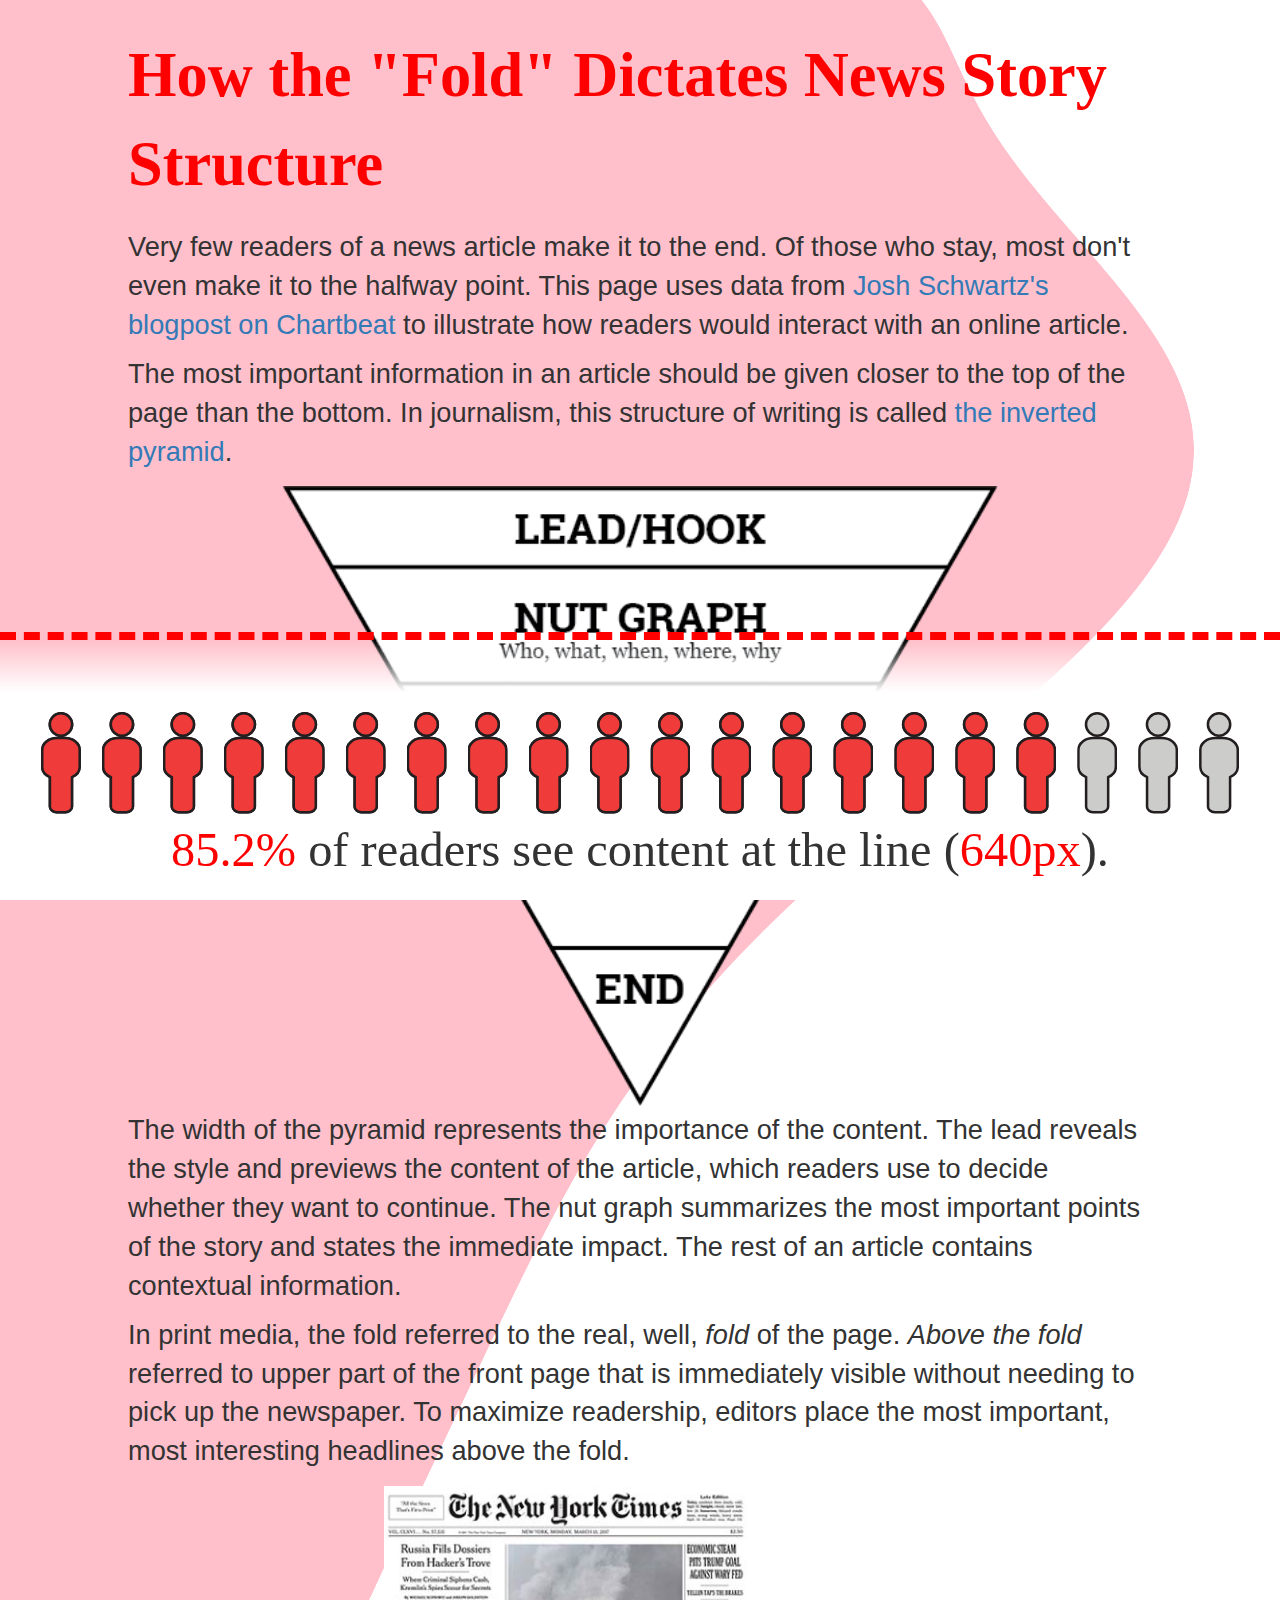
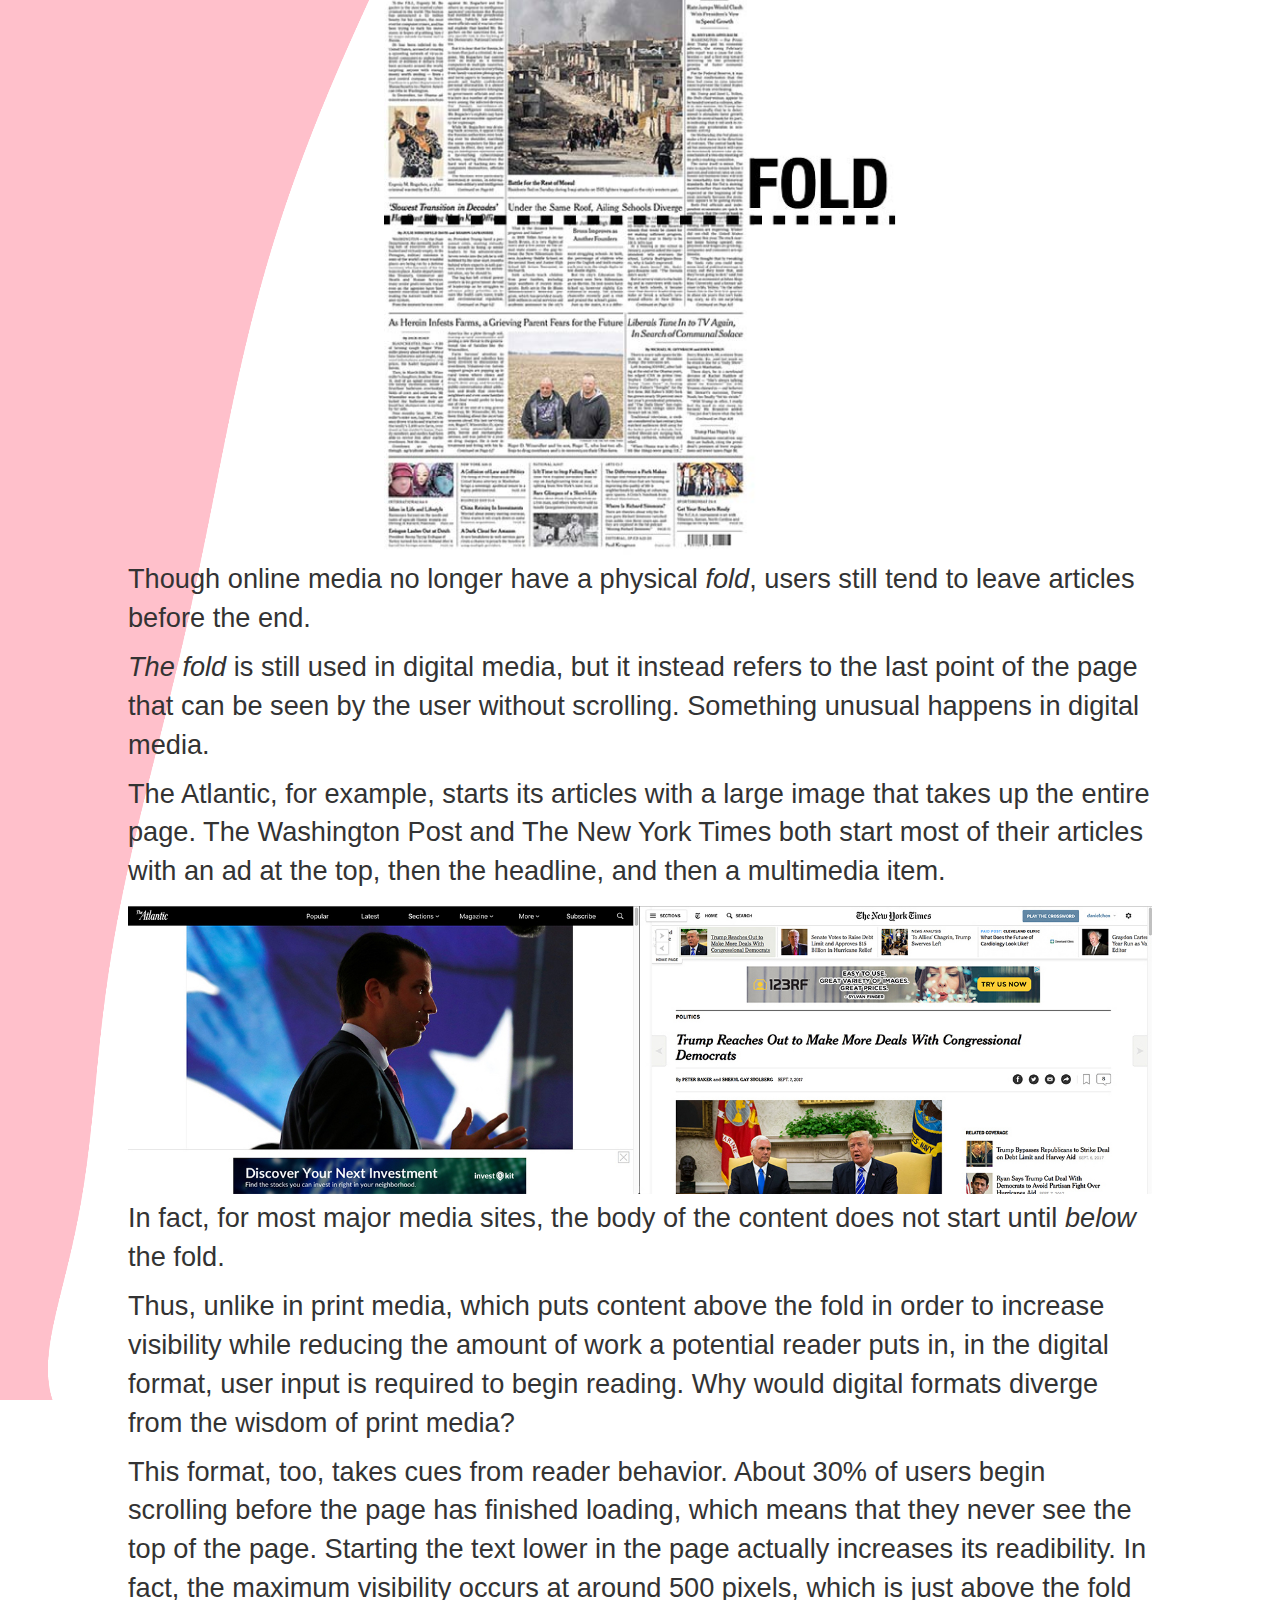
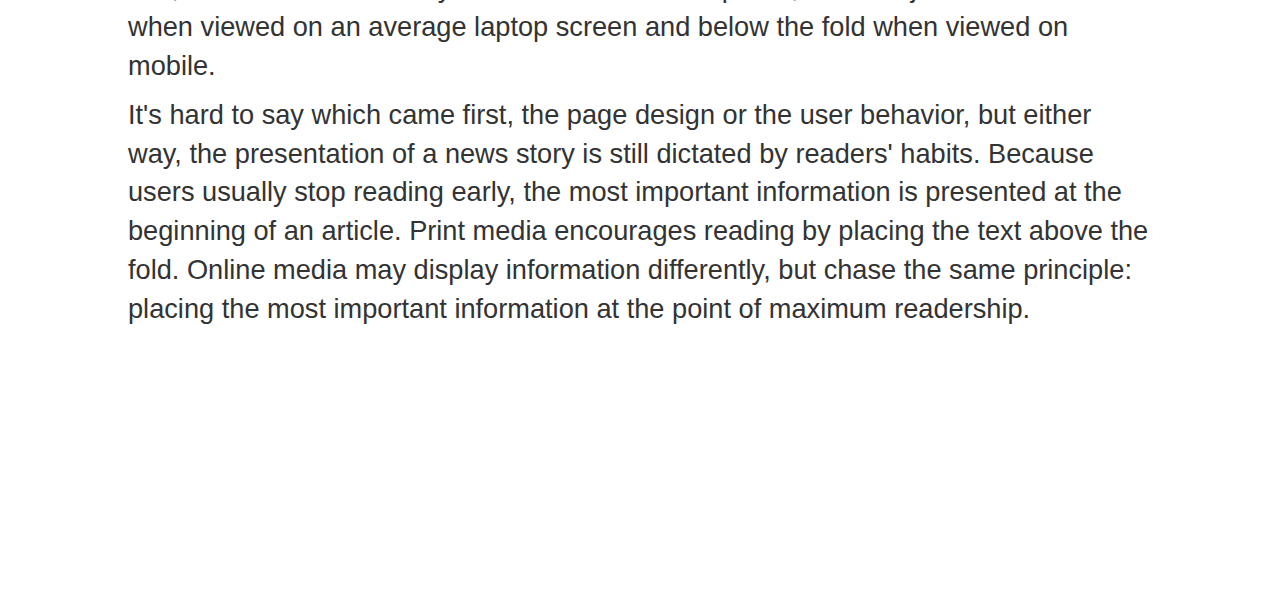
<file: index.html>
<!doctype html>
<html>
<head>
    <meta charset="utf-8">
    <meta name="description" content="">
    <meta name="viewport" content="width=device-width, initial-scale=1">
    <title>Below the Fold</title>

    <link rel="stylesheet" href="css/bootstrap.min.css">
    <link rel="stylesheet" href="css/style.css">
</head>
<body id="body-bg">
    <div id="wrapper">

        <div id="title">How the "Fold" Dictates News Story Structure</div><br>
        <div id="body-text">


            <p>
                Very few readers of a news article make it to the end. Of those who stay, most don't even make it to the halfway point. This page uses data from <a href="http://blog.chartbeat.com/2013/08/12/scroll-behavior-across-the-web/">Josh Schwartz's blogpost on Chartbeat</a> to illustrate how readers would interact with an online article.
            </p>
            <!-- Some bounce immediately. A <a href="http://www.slate.com/articles/technology/technology/2013/06/how_people_read_online_why_you_won_t_finish_this_article.html">Slate article</a> states that 38% leave without engagement on their pages.  -->
            <p>
                The most important information in an article should be given closer to the top of the page than the bottom. In journalism, this structure of writing is called <a href="https://en.wikipedia.org/wiki/Inverted_pyramid_(journalism)">the inverted pyramid</a>.
            </p>
            <img src="img/invertedpyramid.png" width="70%">
            <p>
                The width of the pyramid represents the importance of the content. The lead reveals the style and previews the content of the article, which readers use to decide whether they want to continue. The nut graph summarizes the most important points of the story and states the immediate impact. The rest of an article contains contextual information.
            </p>
            <p>
                In print media, the fold referred to the real, well, <i>fold</i> of the page. <i>Above the fold</i> referred to upper part of the front page that is immediately visible without needing to pick up the newspaper. To maximize readership, editors place the most important, most interesting headlines above the fold.
            </p>
            <img src="img/nytimesfold.jpg" width="50%">
            <p>
                Though online media no longer have a physical <i>fold</i>, users still tend to leave articles before the end.
            </p>
            <p>
                <i>The fold</i> is still used in digital media, but it instead refers to the last point of the page that can be seen by the user without scrolling. Something unusual happens in digital media.
            </p>
            <p>
                The Atlantic, for example, starts its articles with a large image that takes up the entire page. The Washington Post and The New York Times both start most of their articles with an ad at the top, then the headline, and then a multimedia item. 
            </p>
            <img src="img/abovethefold.jpg" width="100%">
            <p>
                In fact, for most major media sites, the body of the content does not start until <i>below</i> the fold.
            </p>
            <p>
                Thus, unlike in print media, which puts content above the fold in order to increase visibility while reducing the amount of work a potential reader puts in, in the digital format, user input is required to begin reading. Why would digital formats diverge from the wisdom of print media?
            </p>
            <p>
                This format, too, takes cues from reader behavior. About 30% of users begin scrolling before the page has finished loading, which means that they never see the top of the page. Starting the text lower in the page actually increases its readibility. In fact, the maximum visibility occurs at around 500 pixels, which is just above the fold when viewed on an average laptop screen and below the fold when viewed on mobile.
            </p>
            <p>
                It's hard to say which came first, the page design or the user behavior, but either way, the presentation of a news story is still dictated by readers' habits. Because users usually stop reading early, the most important information is presented at the beginning of an article. Print media encourages reading by placing the text above the fold. Online media may display information differently, but chase the same principle: placing the most important information at the point of maximum readership.
            </p>

    </div>
    <div id="spacer"></div>
    <div class="horizontal_dotted_line"></div>
    <div id="people-vis"></div>
    <div id="pixel-counter">
        <span class="red-text" id="percent"></span> of readers see content at the line (<span class="red-text" id="pixels"></span>).
        <!--<p id="counterleft"></p>-->
        <!--<p id="counterright"></p>-->
    </div>


</div>

<!-- Load JS libraries -->
<script src="js/libs/jquery.min.js"></script>
<script src="js/libs/bootstrap.min.js"></script>
<script src="js/libs/queue.v1.min.js"></script>
<script src="js/libs/d3.min.js"></script>
<!--<script src="https://d3js.org/d3.v4.min.js"></script>-->
<script src="js/main.js"></script>




</body>
</html>
</file>
<file: css/style.css>
body {
    display: block;
    -webkit-background-size: cover;
    -moz-background-size: cover;
    -o-background-size: cover;
    background-size: cover;
    font-family: "Mercury Text G1 A", "Mercury Text G1 B", "Georgia", "Times New Roman", "Times", sans-serif;
    min-height: 3260px;
}


#body-text {
    padding-left: 10%;
    padding-right: 10%;
    padding-bottom: 0%;
    padding-top: 0%;
    font-size: 20px;
    font-size: calc(8px + 1.5vw);
    font-weight: normal;
    font-style: normal;
    font-family: 'Roboto', sans-serif;
}

#wrapper {
    width: 100%;
    height: 3000px;
    background-image: url(../img/bg.png);
    background-repeat: no-repeat;
    background-attachment: scroll;
    background-position: left top;
    background-size: 100% 100%;
}

#spacer {
    height: 260px;
}

#title {
    padding-left: 10%;
    padding-right: 10%;
    font-size: 80px;
    font-size: calc(24px + 3vw);
    color: red;
    font-family: Georgia;
    /*text-align: center;*/
    font-weight: bolder;
    padding-top: 30px;
}

.horizontal_dotted_line{
    border-bottom: 8px dashed red;
    width: 100%;
    position: fixed;
    bottom: 260px;
}

#people-vis {
    position: fixed;
    bottom: 0px;
    width: 100%;
    height: 260px;
    background: -moz-linear-gradient(top,  rgba(255,255,255,0) 0%, rgba(255,255,255,1) 20%, rgba(255,255,255,1) 100%); /* FF3.6-15 */
    background: -webkit-linear-gradient(top,  rgba(255,255,255,0) 0%,rgba(255,255,255,1) 20%,rgba(255,255,255,1) 100%); /* Chrome10-25,Safari5.1-6 */
    background: linear-gradient(to bottom,  rgba(255,255,255,0) 0%,rgba(255,255,255,1) 20%,rgba(255,255,255,1) 100%); /* W3C, IE10+, FF16+, Chrome26+, Opera12+, Safari7+ */
    filter: progid:DXImageTransform.Microsoft.gradient( startColorstr='#00ffffff', endColorstr='#ffffff',GradientType=0 ); /* IE6-9 */

}

#pixel-counter {
    font-size: 30px;
    font-size: calc(10px + 3vw);
    font-family: Georgia;
    /*color: #a0b8ff;*/
    text-align: center;
    position: fixed;
    bottom: 0px;
    padding-right: 5px;
    padding-left: 5px;
    padding-bottom: 85px;
    padding-top: 40px;
    /*right: 20px;*/
    height: 100px;
    width: 100%;
    /* Permalink - use to edit and share this gradient: http://colorzilla.com/gradient-editor/#ffffff+0,ffffff+100&0+0,1+20,1+100 */
    }

.red-text {
    color: red;
}

img {
    display: block;
    margin: 0 auto;
    padding-top: 5px;
    padding-bottom: 5px;
    /*width: 80%;*/

}
</file>
